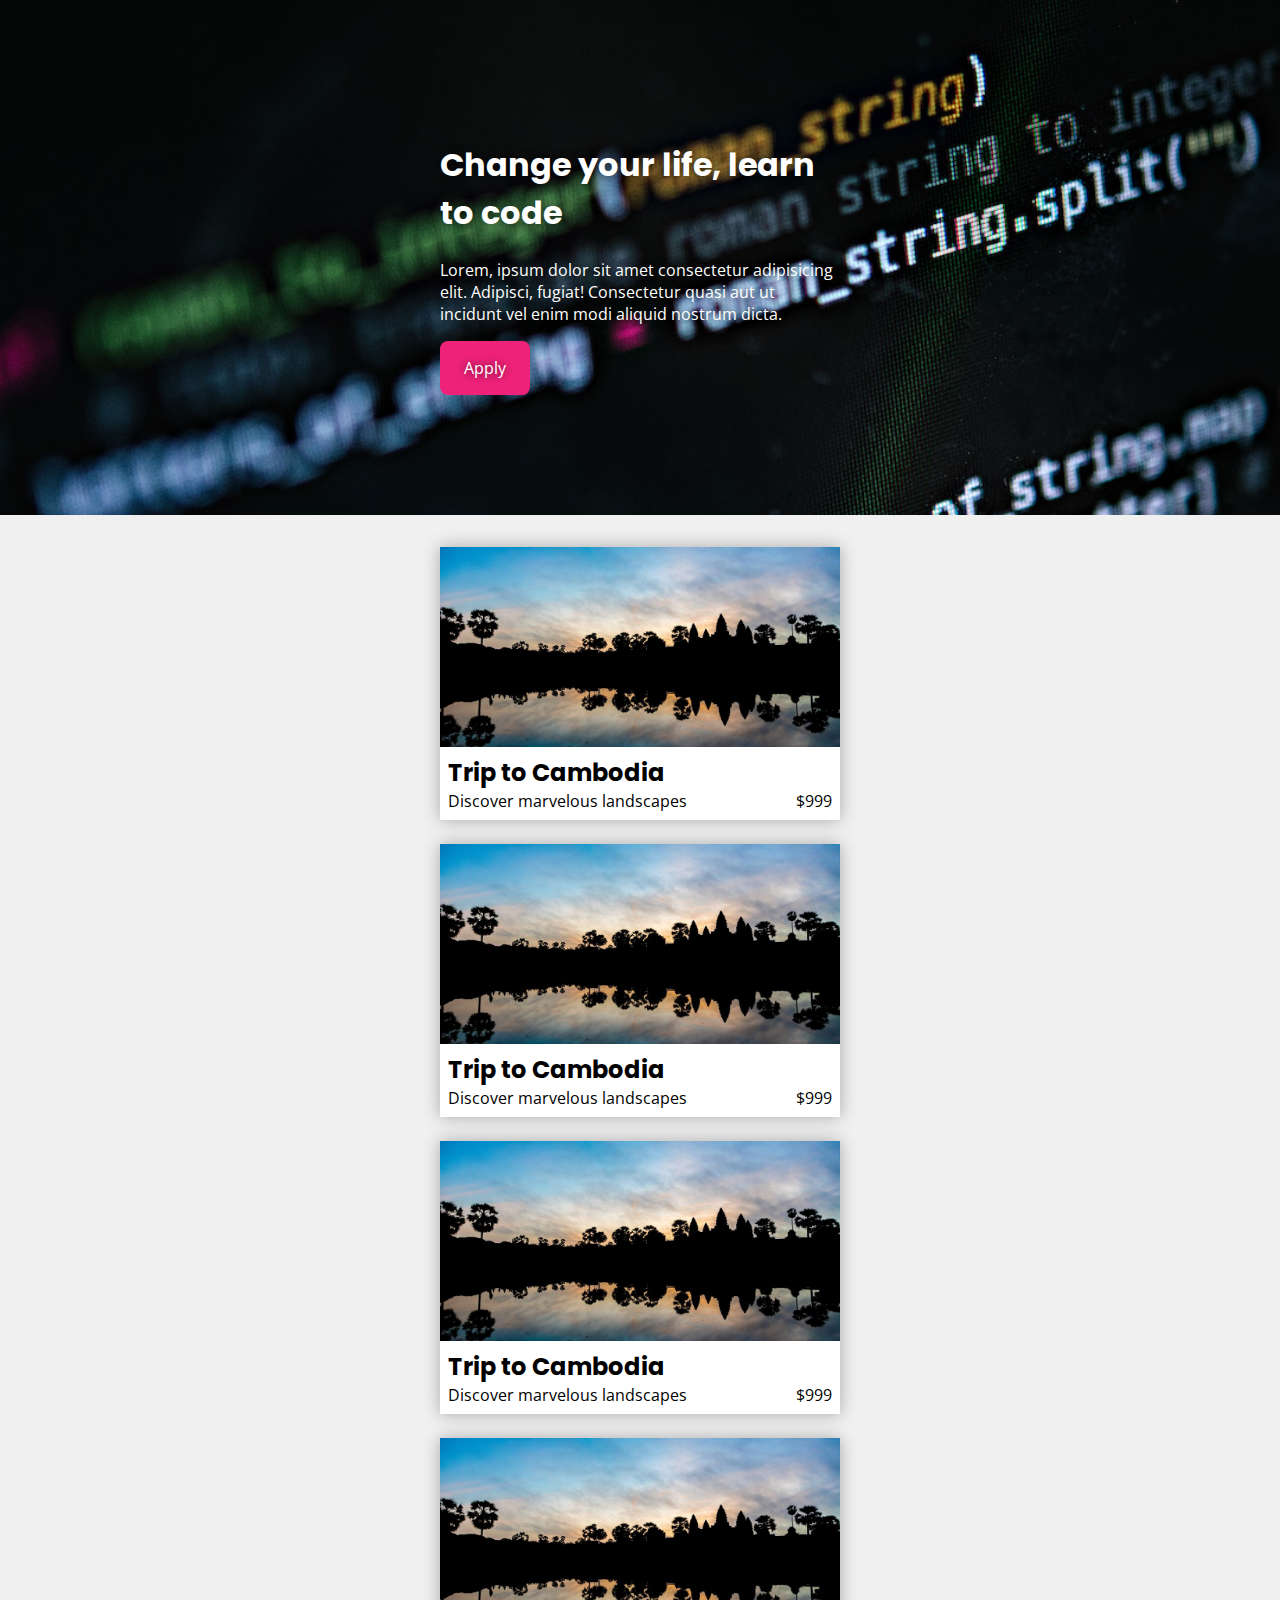
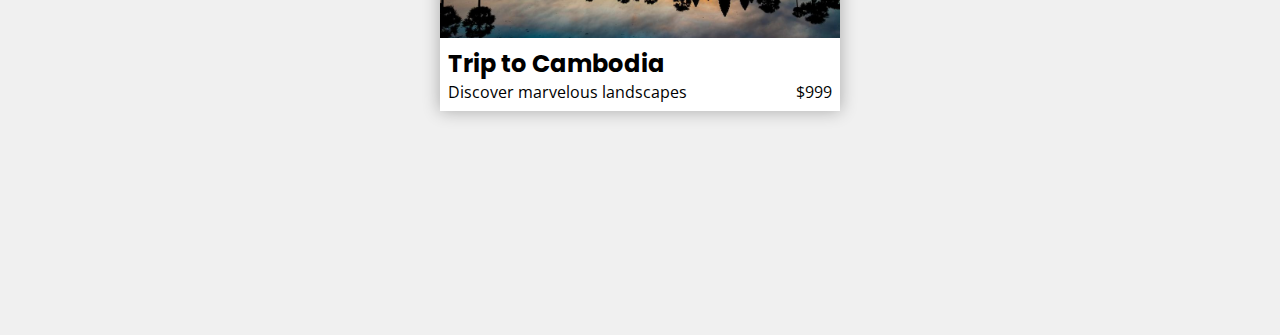
<file: index.html>
<html>
  <head>
    <meta charset="utf-8">
    <title>Combine your components</title>
    <link rel="stylesheet" href="css/style.css">
  </head>
  <body>
    <div class="banner" style="background-image: url(images/background.jpg);">
      <div class="container">
        <h1>Change your life, learn to code</h1>
        <p>Lorem, ipsum dolor sit amet consectetur adipisicing elit. Adipisci, fugiat! Consectetur quasi aut ut incidunt vel enim modi aliquid nostrum dicta.</p>
        <a href="#" class="btn-airbnb">Apply</a>
      </div>
    </div>

    <div class="container">
      <div class="card-trip">
        <img src="images/beach.jpg" alt="beach">
        <div class="card-trip-footer">
          <div>
            <h2>Trip to Cambodia</h2>
            <p>Discover marvelous landscapes</p>
          </div>
          <p>$999</p>
        </div>
      </div>
      <div class="card-trip">
        <img src="images/beach.jpg" alt="beach">
        <div class="card-trip-footer">
          <div>
            <h2>Trip to Cambodia</h2>
            <p>Discover marvelous landscapes</p>
          </div>
          <p>$999</p>
        </div>
      </div>
      <div class="card-trip">
        <img src="images/beach.jpg" alt="beach">
        <div class="card-trip-footer">
          <div>
            <h2>Trip to Cambodia</h2>
            <p>Discover marvelous landscapes</p>
          </div>
          <p>$999</p>
        </div>
      </div>
      <div class="card-trip">
        <img src="images/beach.jpg" alt="beach">
        <div class="card-trip-footer">
          <div>
            <h2>Trip to Cambodia</h2>
            <p>Discover marvelous landscapes</p>
          </div>
          <p>$999</p>
        </div>
      </div>
      
    </div>
  </body>
</html>
</file>
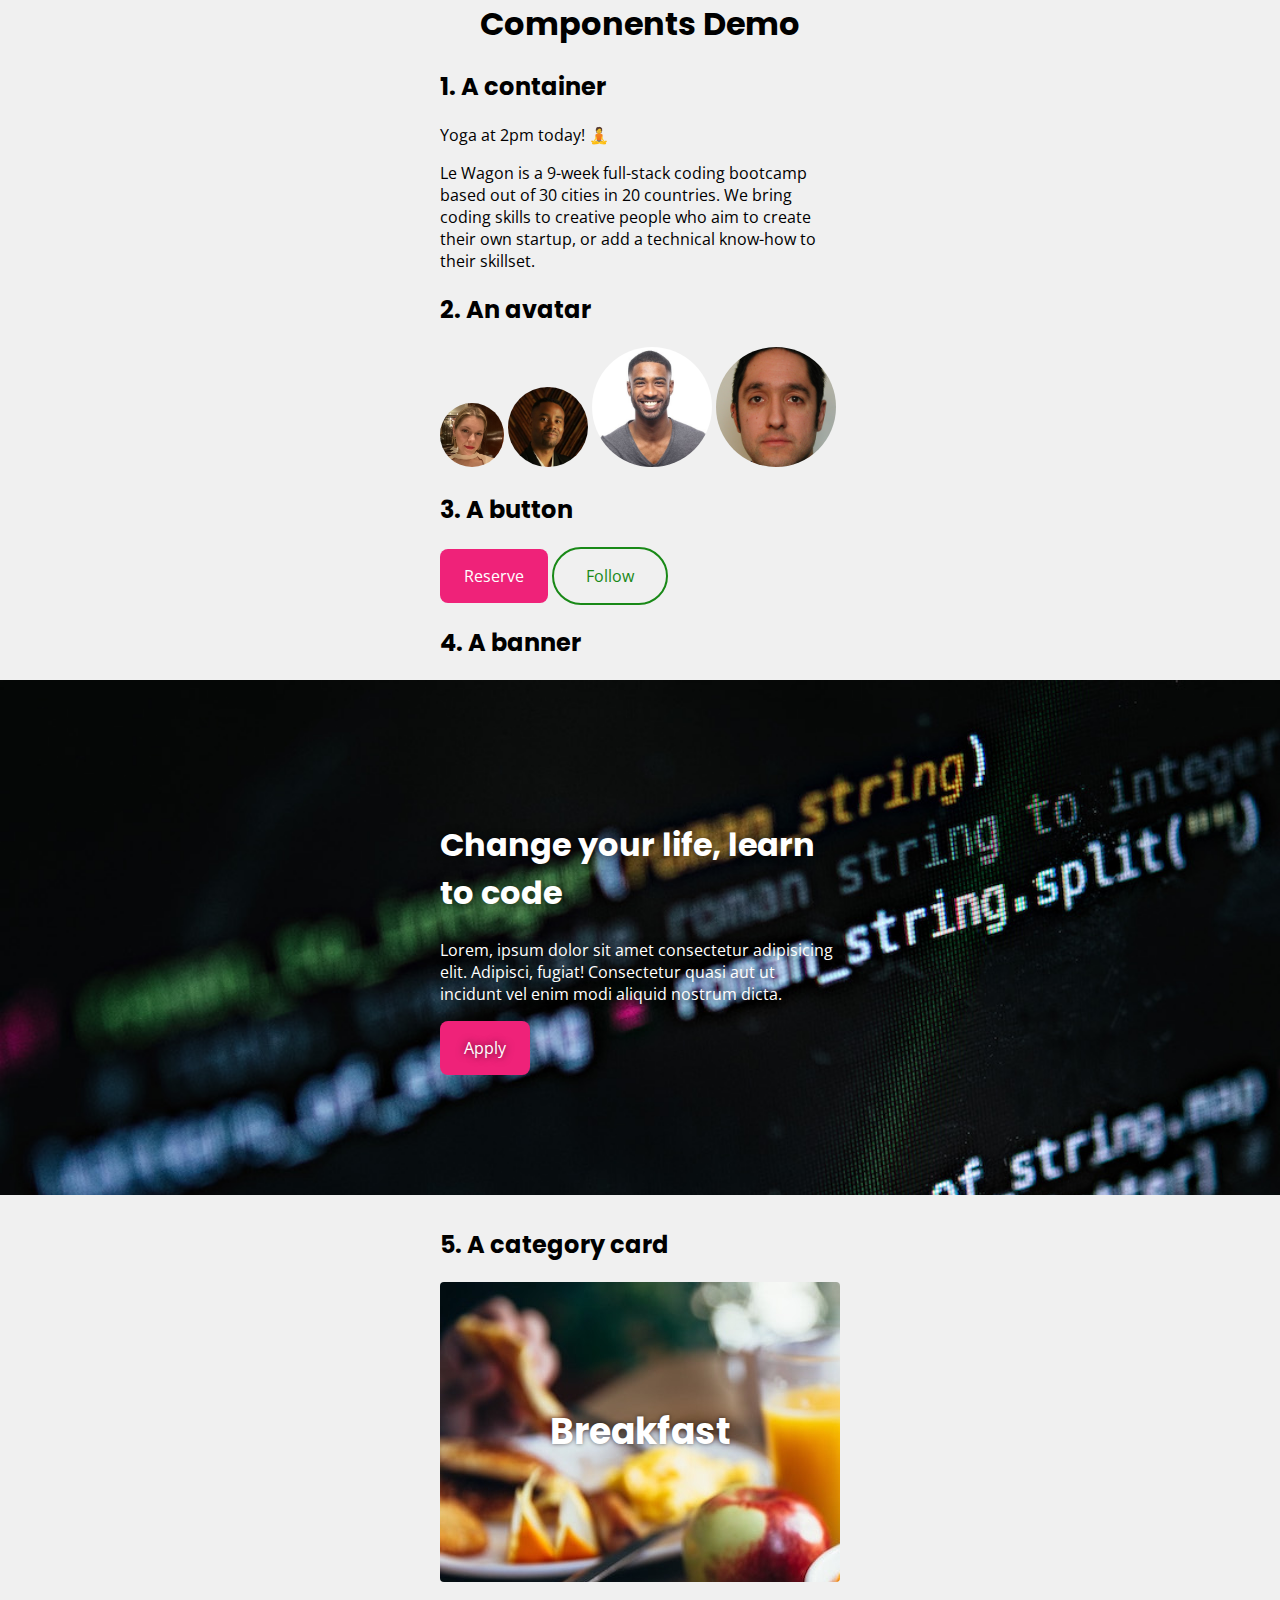
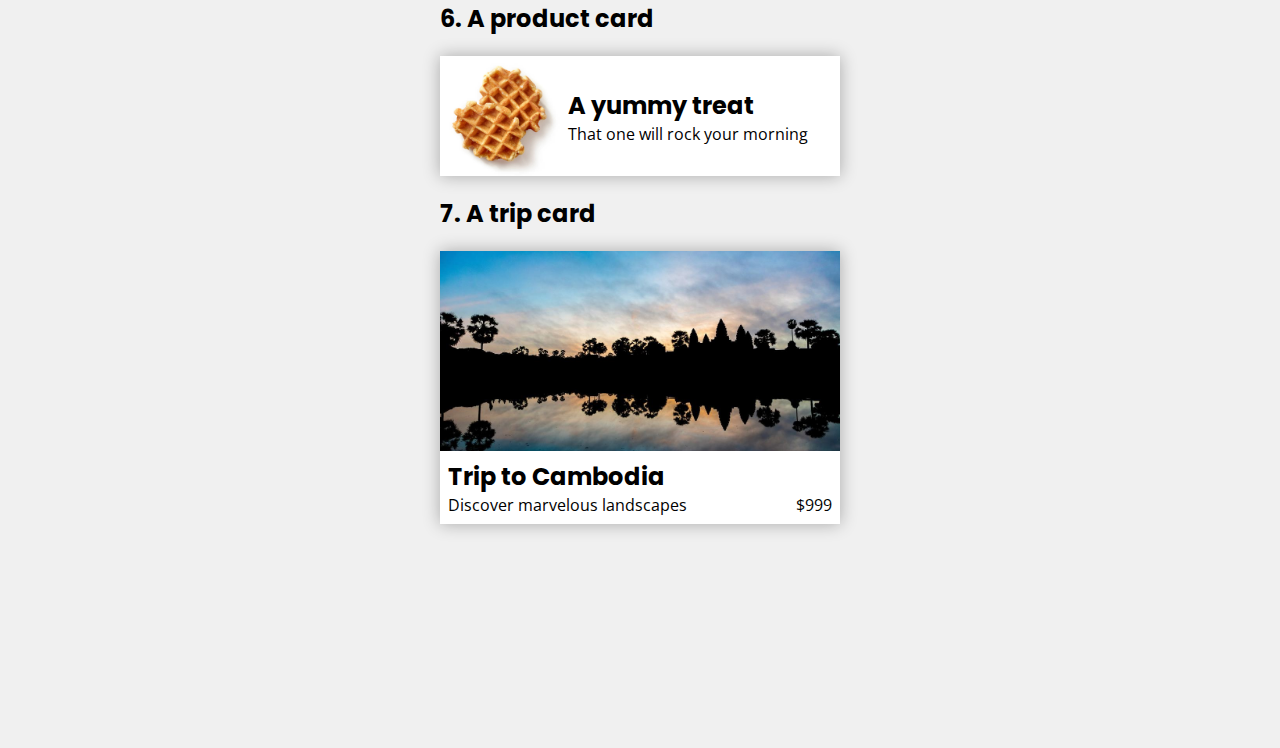
<file: components.html>
<html>
  <head>
    <meta charset="utf-8" />
    <title>Components demo</title>

    <link rel="stylesheet" href="css/style.css" />
  </head>

  <body>
    <h1 class="text-center">Components Demo</h1>
    <!-- TODO: live-code your components -->
    <div class="container">
      <h2>1. A container</h2>
      <p>Yoga at 2pm today! 🧘</p>
      <p>
        Le Wagon is a 9-week full-stack coding bootcamp based out of 30 cities in
        20 countries. We bring coding skills to creative people who aim to create
        their own startup, or add a technical know-how to their skillset.
      </p>
      <h2>2. An avatar</h2>
      <img src="images/someone.jpg" alt="avatar" class="avatar">
      <img src="images/someone_else.jpg" alt="avatar large" class="avatar-lg">
      <img src="images/someone_else_else.jpg" alt="avatar large" class="avatar-xl">
      <img src="images/another_else.jpg" alt="avatar large" class="avatar-xl">
      <h2>3. A button</h2>
      <a href="#" class="btn-airbnb">Reserve</a>
      <a href="#" class="btn-medium">Follow</a>
      <h2>4. A banner</h2>
    </div>


    <div class="banner" style="background-image: url(images/background.jpg);">
      <div class="container">
        <h1>Change your life, learn to code</h1>
        <p>Lorem, ipsum dolor sit amet consectetur adipisicing elit. Adipisci, fugiat! Consectetur quasi aut ut incidunt vel enim modi aliquid nostrum dicta.</p>
        <a href="#" class="btn-airbnb">Apply</a>
      </div>
    </div>

    <div class="container">
      <h2>5. A category card</h2>
      <div class="card-category" style="background-image: url(images/breakfast.jpg);">
        <h2>Breakfast</h2>
      </div>
      <h2>6. A product card</h2>
      <div class="card-product">
        <img src="images/product.jpg" alt="product">
        <div>
          <h2>A yummy treat</h2>
          <p>That one will rock your morning</p>
        </div>
      </div>

      <h2>7. A trip card</h2>
      
      <div class="card-trip">
        <img src="images/beach.jpg" alt="beach">
        <div class="card-trip-footer">
          <div>
            <h2>Trip to Cambodia</h2>
            <p>Discover marvelous landscapes</p>
          </div>
          <p>$999</p>
        </div>
      </div>


    </div>
  </body>
</html>
</file>
<file: css/style.css>
/* --- Google Fonts --- */
@import url("http://fonts.googleapis.com/css?family=Open+Sans:400,300,700|Poppins:400,700");

/* --- Components design --- */
/* TODO: import new components */
@import url("components/container.css");
@import url("components/avatar.css");
@import url("components/button.css");
@import url("components/banner.css");
@import url("components/card.css");


/* --- Fonts & colors --- */
body {
  font-family: "Open Sans", "Helvetica", "sans-serif";
  padding-bottom: 200px;
  margin: 0;
  background-color: rgb(240,240,240);
}
h1, h2, h3 {
  font-family: "Poppins", "sans-serif";
}

a {
  text-decoration: none;
  display: inline-block;
}

.text-center {
  text-align: center;
}
</file>
